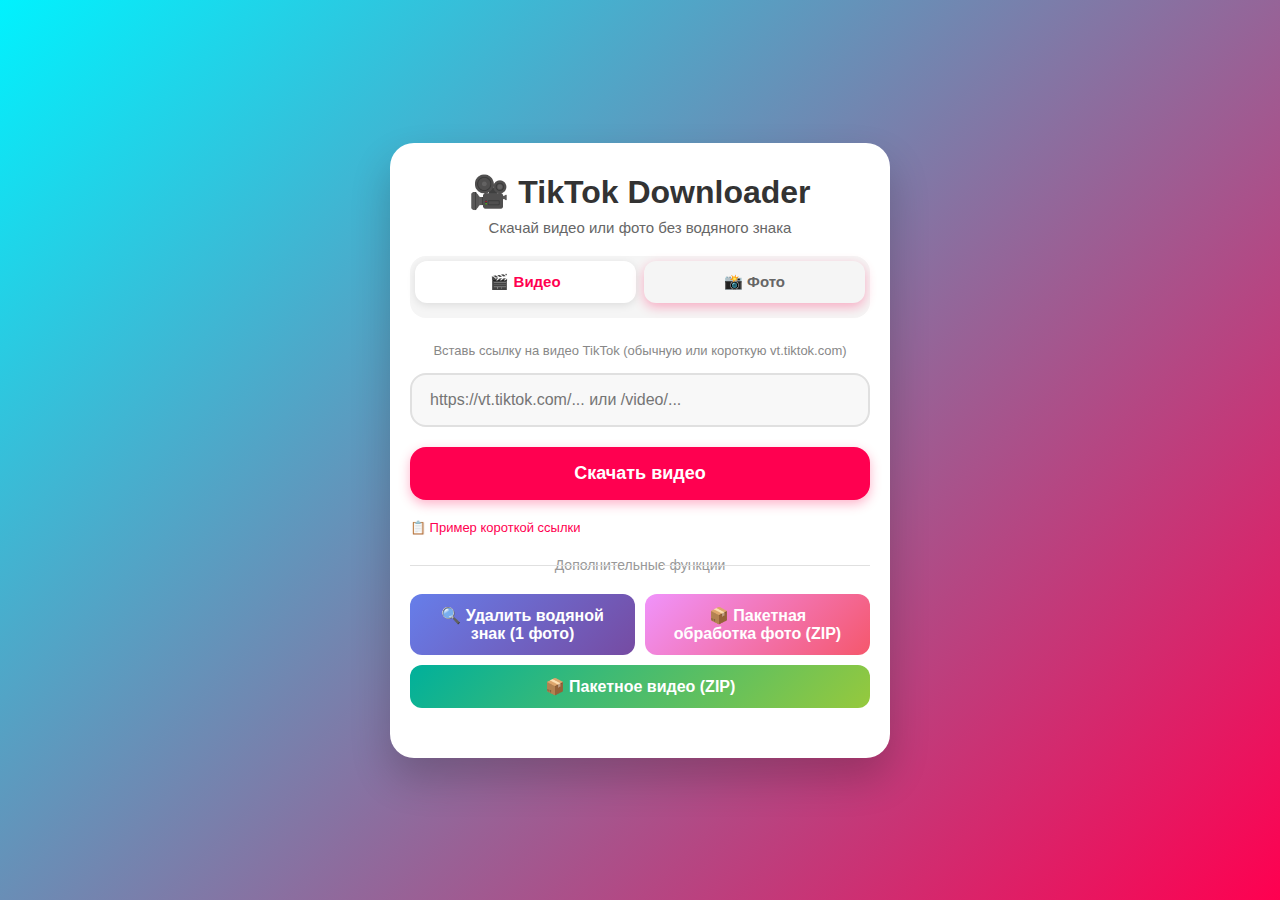
<file: templates/index.html>
<!DOCTYPE html>
<html lang="ru">
<head>
    <meta charset="UTF-8">
    <meta name="viewport" content="width=device-width, initial-scale=1.0, maximum-scale=1.0, user-scalable=yes">
    <title>TikTok Downloader</title>
    <style>
        * {
            margin: 0;
            padding: 0;
            box-sizing: border-box;
            -webkit-tap-highlight-color: transparent;
        }
        
        body {
            font-family: -apple-system, BlinkMacSystemFont, 'Segoe UI', Roboto, Oxygen, Ubuntu, sans-serif;
            background: linear-gradient(135deg, #00f2fe 0%, #ff0050 100%);
            min-height: 100vh;
            display: flex;
            justify-content: center;
            align-items: center;
            padding: 15px;
        }
        
        .container {
            background: white;
            border-radius: 24px;
            padding: 30px 20px;
            width: 100%;
            max-width: 500px;
            box-shadow: 0 20px 40px rgba(0,0,0,0.2);
        }
        
        h1 {
            color: #333;
            margin-bottom: 8px;
            font-size: clamp(24px, 6vw, 32px);
            font-weight: 700;
            text-align: center;
        }
        
        .subtitle {
            color: #666;
            margin-bottom: 20px;
            font-size: clamp(13px, 3.5vw, 15px);
            text-align: center;
        }
        
        .tabs {
            display: flex;
            gap: 8px;
            margin-bottom: 25px;
            background: #f5f5f5;
            padding: 5px;
            border-radius: 16px;
        }
        
        .tab-btn {
            flex: 1;
            padding: 12px 8px;
            border: none;
            border-radius: 12px;
            background: transparent;
            font-size: 15px;
            font-weight: 600;
            cursor: pointer;
            transition: all 0.2s;
            color: #666;
        }
        
        .tab-btn.active {
            background: white;
            color: #ff0050;
            box-shadow: 0 2px 8px rgba(0,0,0,0.1);
        }
        
        .tab-content {
            display: none;
        }
        
        .tab-content.active {
            display: block;
        }
        
        .tab-description {
            font-size: 13px;
            color: #888;
            margin-bottom: 15px;
            text-align: center;
        }
        
        .input-group {
            margin-bottom: 20px;
        }
        
        input {
            width: 100%;
            padding: 16px 18px;
            border: 2px solid #e0e0e0;
            border-radius: 16px;
            font-size: 16px;
            transition: all 0.3s;
            background: #f8f8f8;
        }
        
        input:focus {
            outline: none;
            border-color: #ff0050;
            background: white;
        }
        
        button {
            width: 100%;
            padding: 16px 20px;
            background: #ff0050;
            color: white;
            border: none;
            border-radius: 16px;
            font-size: 18px;
            font-weight: 600;
            cursor: pointer;
            transition: all 0.2s;
            box-shadow: 0 4px 12px rgba(255,0,80,0.3);
            margin-bottom: 10px;
        }
        
        button:active {
            transform: scale(0.98);
            background: #e00045;
        }
        
        button:disabled {
            opacity: 0.6;
            transform: none;
            pointer-events: none;
        }
        
        .watermark-buttons {
            margin: 20px 0;
            display: flex;
            gap: 10px;
            flex-wrap: wrap;
            justify-content: center;
        }
        
        .watermark-btn {
            display: inline-block;
            padding: 12px 24px;
            color: white;
            text-decoration: none;
            border-radius: 12px;
            font-weight: 600;
            transition: transform 0.2s;
            flex: 1;
            min-width: 200px;
            text-align: center;
        }
        
        .watermark-btn.single {
            background: linear-gradient(135deg, #667eea 0%, #764ba2 100%);
        }
        
        .watermark-btn.batch {
            background: linear-gradient(135deg, #f093fb 0%, #f5576c 100%);
        }
        
        .watermark-btn:hover {
            transform: translateY(-2px);
        }
        
        .loading {
            display: none;
            text-align: center;
            margin-top: 20px;
            padding: 15px;
            background: #f5f5f5;
            border-radius: 16px;
        }
        
        .loading.active {
            display: block;
        }
        
        .spinner {
            border: 3px solid #f3f3f3;
            border-top: 3px solid #ff0050;
            border-radius: 50%;
            width: 40px;
            height: 40px;
            animation: spin 0.8s linear infinite;
            margin: 10px auto;
        }
        
        @keyframes spin {
            0% { transform: rotate(0deg); }
            100% { transform: rotate(360deg); }
        }
        
        .error {
            color: #d32f2f;
            margin-top: 15px;
            padding: 12px 16px;
            background: #ffebee;
            border-radius: 12px;
            font-size: 14px;
            display: none;
        }
        
        .error.active {
            display: block;
        }
        
        .info-message {
            background: #e8f5e8;
            color: #4caf50;
            margin-top: 15px;
            padding: 12px 16px;
            border-radius: 12px;
            font-size: 14px;
            display: none;
        }
        
        .info-message.active {
            display: block;
        }
        
        .example-link {
            color: #ff0050;
            text-decoration: none;
            font-size: 13px;
            margin-top: 10px;
            display: inline-block;
        }
        
        .separator {
            margin: 20px 0;
            text-align: center;
            position: relative;
        }
        
        .separator::before,
        .separator::after {
            content: '';
            position: absolute;
            top: 50%;
            width: 45%;
            height: 1px;
            background: #e0e0e0;
        }
        
        .separator::before {
            left: 0;
        }
        
        .separator::after {
            right: 0;
        }
        
        .separator span {
            background: white;
            padding: 0 10px;
            color: #999;
            font-size: 14px;
        }
    </style>
</head>
<body>
    <div class="container">
        <h1>🎥 TikTok Downloader</h1>
        <p class="subtitle">Скачай видео или фото без водяного знака</p>
        
        <div class="tabs">
            <button class="tab-btn active" onclick="switchTab('video')">🎬 Видео</button>
            <button class="tab-btn" onclick="switchTab('photo')">📸 Фото</button>
        </div>
        
        <!-- Вкладка Видео -->
        <div id="videoTab" class="tab-content active">
            <div class="tab-description">
                Вставь ссылку на видео TikTok (обычную или короткую vt.tiktok.com)
            </div>
            <div class="input-group">
                <input type="url" 
                       id="videoUrlInput" 
                       placeholder="https://vt.tiktok.com/... или /video/..." 
                       autocomplete="off">
            </div>
            <button id="videoDownloadBtn" onclick="downloadVideo()">Скачать видео</button>
            <a href="#" class="example-link" onclick="setExampleVideo(event)">📋 Пример короткой ссылки</a>
        </div>
        
        <!-- Вкладка Фото -->
        <div id="photoTab" class="tab-content">
            <div class="tab-description">
                Вставь ссылку на фото TikTok (обычную или короткую vt.tiktok.com)
            </div>
            <div class="input-group">
                <input type="url" 
                       id="photoUrlInput" 
                       placeholder="https://vt.tiktok.com/... или /photo/..." 
                       autocomplete="off">
            </div>
            <button id="photoDownloadBtn" onclick="analyzePhotos()">Получить фото</button>
            <a href="#" class="example-link" onclick="setExamplePhoto(event)">📋 Пример короткой ссылки</a>
        </div>
        
        <div class="separator">
            <span>Дополнительные функции</span>
        </div>
        
        <!-- Кнопки для удаления водяных знаков -->
       <div class="watermark-buttons">
    <a href="/remove-watermark" class="watermark-btn single">
        🔍 Удалить водяной знак (1 фото)
    </a>
    <a href="/batch-watermark" class="watermark-btn batch">
        📦 Пакетная обработка фото (ZIP)
    </a>
    <a href="/batch-video" class="watermark-btn" style="background: linear-gradient(135deg, #00b09b, #96c93d);">
        📦 Пакетное видео (ZIP)
    </a>
</div>
        
        <div class="loading" id="loading">
            <div class="spinner"></div>
            <p id="loadingText">Обрабатываем запрос...</p>
        </div>
        
        <div class="error" id="error"></div>
        <div class="info-message" id="infoMessage"></div>
    </div>

    <script>
        let currentTab = 'video';
        
        function switchTab(tab) {
            currentTab = tab;
            
            document.querySelectorAll('.tab-btn').forEach(btn => btn.classList.remove('active'));
            event.target.classList.add('active');
            
            document.getElementById('videoTab').classList.toggle('active', tab === 'video');
            document.getElementById('photoTab').classList.toggle('active', tab === 'photo');
            
            hideError();
        }
        
        function setExampleVideo(e) {
            e.preventDefault();
            document.getElementById('videoUrlInput').value = 'https://vt.tiktok.com/ZSm5vrd7E/';
        }
        
        function setExamplePhoto(e) {
            e.preventDefault();
            document.getElementById('photoUrlInput').value = 'https://vt.tiktok.com/ZSm5vrd7E/';
        }
        
        async function downloadVideo() {
            const url = document.getElementById('videoUrlInput').value.trim();
            
            if (!url) {
                showError('Вставь ссылку на видео TikTok');
                return;
            }
            
            if (!url.includes('tiktok.com')) {
                showError('Это не похоже на ссылку TikTok');
                return;
            }
            
            await processVideoRequest(url);
        }
        
        async function analyzePhotos() {
            const url = document.getElementById('photoUrlInput').value.trim();
            
            if (!url) {
                showError('Вставь ссылку на фото TikTok');
                return;
            }
            
            if (!url.includes('tiktok.com')) {
                showError('Это не похоже на ссылку TikTok');
                return;
            }
            
            const loading = document.getElementById('loading');
            const loadingText = document.getElementById('loadingText');
            const downloadBtn = document.getElementById('photoDownloadBtn');
            
            loading.classList.add('active');
            downloadBtn.disabled = true;
            hideError();
            
            loadingText.textContent = 'Анализируем фото...';
            
            try {
                const formData = new FormData();
                formData.append('url', url);
                
                const response = await fetch('/analyze/photos', {
                    method: 'POST',
                    body: formData
                });
                
                const data = await response.json();
                
                if (data.error) {
                    showError(data.error);
                    return;
                }
                
                sessionStorage.setItem('tiktokPhotos', JSON.stringify(data));
                window.location.href = '/photos';
                
            } catch (err) {
                showError('Ошибка при анализе ссылки');
                console.error(err);
            } finally {
                loading.classList.remove('active');
                downloadBtn.disabled = false;
            }
        }
        
        async function processVideoRequest(url) {
            const loading = document.getElementById('loading');
            const loadingText = document.getElementById('loadingText');
            const downloadBtn = document.getElementById('videoDownloadBtn');
            
            loading.classList.add('active');
            downloadBtn.disabled = true;
            hideError();
            
            loadingText.textContent = 'Скачиваем видео...';
            
            try {
                const formData = new FormData();
                formData.append('url', url);
                
                const response = await fetch('/download/video', {
                    method: 'POST',
                    body: formData
                });
                
                if (response.ok) {
                    const blob = await response.blob();
                    const downloadUrl = window.URL.createObjectURL(blob);
                    const a = document.createElement('a');
                    a.href = downloadUrl;
                    a.download = 'tiktok_video.mp4';
                    a.click();
                    window.URL.revokeObjectURL(downloadUrl);
                    
                    showInfo('✅ Видео успешно скачано!');
                } else {
                    const data = await response.json();
                    showError(data.error || 'Ошибка скачивания');
                }
                
            } catch (err) {
                showError('Ошибка при скачивании');
                console.error(err);
            } finally {
                loading.classList.remove('active');
                downloadBtn.disabled = false;
            }
        }
        
        function showError(message) {
            const error = document.getElementById('error');
            error.textContent = '❌ ' + message;
            error.classList.add('active');
            
            setTimeout(() => {
                error.classList.remove('active');
            }, 5000);
        }
        
        function showInfo(message) {
            const info = document.getElementById('infoMessage');
            info.textContent = message;
            info.classList.add('active');
            
            setTimeout(() => {
                info.classList.remove('active');
            }, 3000);
        }
        
        function hideError() {
            document.getElementById('error').classList.remove('active');
            document.getElementById('infoMessage').classList.remove('active');
        }
        
        // Enter для отправки
        document.getElementById('videoUrlInput').addEventListener('keypress', (e) => {
            if (e.key === 'Enter') {
                e.preventDefault();
                downloadVideo();
            }
        });
        
        document.getElementById('photoUrlInput').addEventListener('keypress', (e) => {
            if (e.key === 'Enter') {
                e.preventDefault();
                analyzePhotos();
            }
        });
    </script>
</body>
</html>
</file>
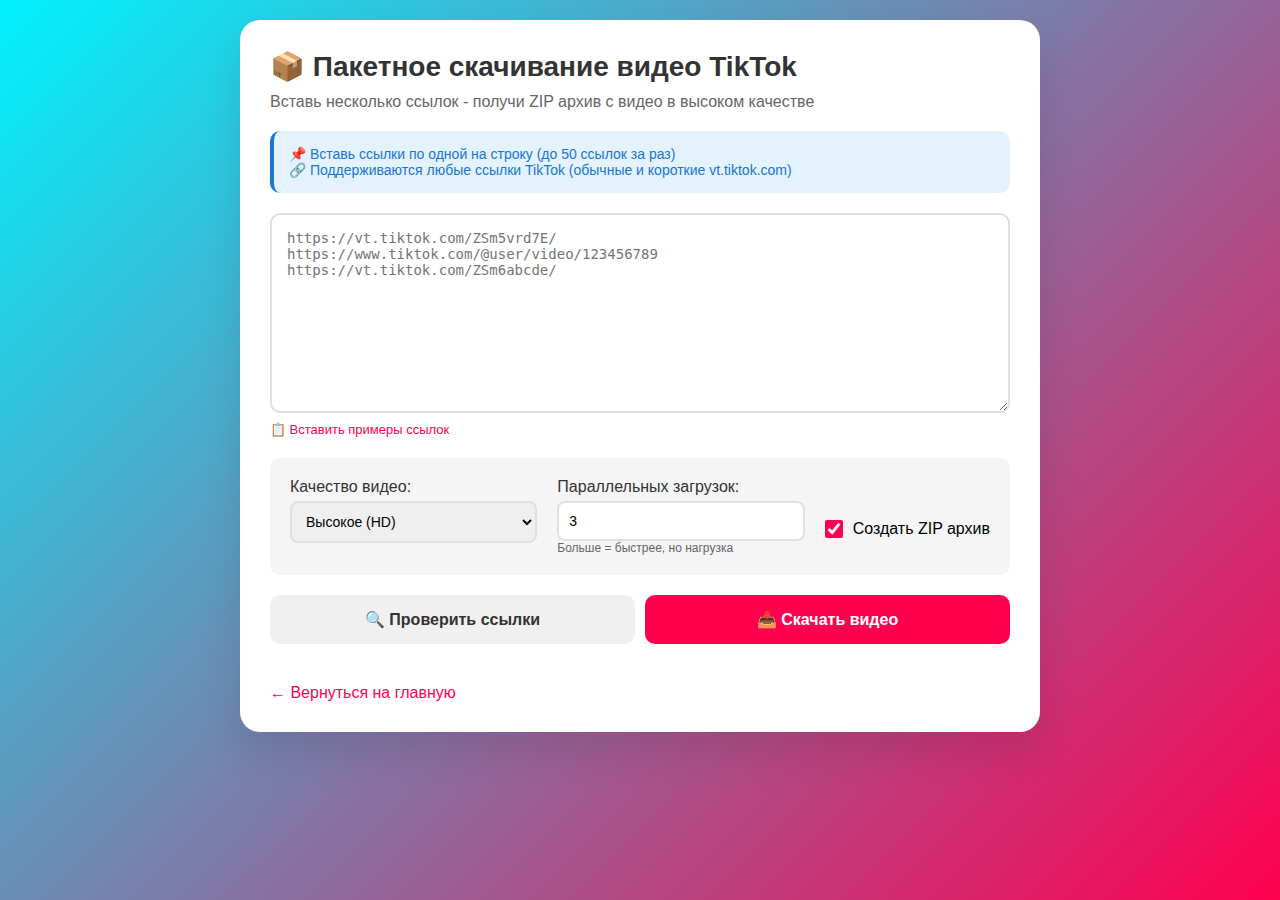
<file: templates/batch_video.html>
<!DOCTYPE html>
<html lang="ru">
<head>
    <meta charset="UTF-8">
    <meta name="viewport" content="width=device-width, initial-scale=1.0">
    <title>Пакетное скачивание видео TikTok</title>
    <style>
        * {
            margin: 0;
            padding: 0;
            box-sizing: border-box;
        }
        
        body {
            font-family: -apple-system, BlinkMacSystemFont, 'Segoe UI', Roboto, Oxygen, Ubuntu, sans-serif;
            background: linear-gradient(135deg, #00f2fe 0%, #ff0050 100%);
            min-height: 100vh;
            padding: 20px;
        }
        
        .container {
            max-width: 800px;
            margin: 0 auto;
            background: white;
            border-radius: 20px;
            padding: 30px;
            box-shadow: 0 20px 40px rgba(0,0,0,0.1);
        }
        
        h1 {
            color: #333;
            margin-bottom: 10px;
            font-size: 28px;
        }
        
        .subtitle {
            color: #666;
            margin-bottom: 20px;
        }
        
        .info-box {
            background: #e3f2fd;
            color: #1976d2;
            padding: 15px;
            border-radius: 10px;
            margin-bottom: 20px;
            font-size: 14px;
            border-left: 4px solid #1976d2;
        }
        
        .urls-input {
            margin-bottom: 20px;
        }
        
        textarea {
            width: 100%;
            padding: 15px;
            border: 2px solid #e0e0e0;
            border-radius: 10px;
            font-size: 14px;
            font-family: monospace;
            resize: vertical;
            min-height: 200px;
        }
        
        textarea:focus {
            outline: none;
            border-color: #ff0050;
        }
        
        .options {
            display: flex;
            gap: 20px;
            margin: 20px 0;
            padding: 20px;
            background: #f5f5f5;
            border-radius: 10px;
            flex-wrap: wrap;
        }
        
        .option-group {
            flex: 1;
            min-width: 150px;
        }
        
        .option-group label {
            display: block;
            margin-bottom: 5px;
            color: #333;
            font-weight: 500;
        }
        
        select, input[type="number"] {
            width: 100%;
            padding: 10px;
            border: 2px solid #e0e0e0;
            border-radius: 8px;
            font-size: 14px;
        }
        
        .checkbox-group {
            display: flex;
            align-items: center;
            gap: 10px;
            margin-top: 25px;
        }
        
        .checkbox-group input[type="checkbox"] {
            width: 18px;
            height: 18px;
            accent-color: #ff0050;
        }
        
        .actions {
            display: flex;
            gap: 10px;
            margin: 20px 0;
            flex-wrap: wrap;
        }
        
        button {
            padding: 15px 30px;
            border: none;
            border-radius: 10px;
            font-size: 16px;
            font-weight: 600;
            cursor: pointer;
            transition: all 0.2s;
            flex: 1;
        }
        
        .download-btn {
            background: #ff0050;
            color: white;
        }
        
        .download-btn:hover:not(:disabled) {
            background: #e00045;
            transform: translateY(-2px);
        }
        
        .preview-btn {
            background: #f0f0f0;
            color: #333;
        }
        
        .preview-btn:hover:not(:disabled) {
            background: #e0e0e0;
            transform: translateY(-2px);
        }
        
        button:disabled {
            opacity: 0.5;
            cursor: not-allowed;
        }
        
        .loading {
            display: none;
            text-align: center;
            margin: 20px 0;
        }
        
        .loading.active {
            display: block;
        }
        
        .spinner {
            border: 4px solid #f3f3f3;
            border-top: 4px solid #ff0050;
            border-radius: 50%;
            width: 40px;
            height: 40px;
            animation: spin 1s linear infinite;
            margin: 0 auto 10px;
        }
        
        @keyframes spin {
            0% { transform: rotate(0deg); }
            100% { transform: rotate(360deg); }
        }
        
        .progress-bar {
            width: 100%;
            height: 20px;
            background: #f0f0f0;
            border-radius: 10px;
            overflow: hidden;
            margin: 10px 0;
            display: none;
        }
        
        .progress-bar.active {
            display: block;
        }
        
        .progress-fill {
            height: 100%;
            background: linear-gradient(90deg, #00f2fe, #ff0050);
            width: 0%;
            transition: width 0.3s;
        }
        
        .preview-results {
            display: none;
            margin: 20px 0;
            padding: 15px;
            background: #f5f5f5;
            border-radius: 10px;
        }
        
        .preview-results.active {
            display: block;
        }
        
        .stats {
            display: grid;
            grid-template-columns: repeat(3, 1fr);
            gap: 10px;
            margin: 15px 0;
        }
        
        .stat-item {
            text-align: center;
            padding: 10px;
            background: white;
            border-radius: 8px;
        }
        
        .stat-value {
            font-size: 24px;
            font-weight: 700;
            color: #ff0050;
        }
        
        .stat-label {
            font-size: 12px;
            color: #666;
        }
        
        .url-list {
            max-height: 150px;
            overflow-y: auto;
            margin: 10px 0;
            padding: 10px;
            background: white;
            border-radius: 5px;
            font-size: 12px;
            font-family: monospace;
        }
        
        .url-item.valid {
            color: #4caf50;
        }
        
        .url-item.invalid {
            color: #f44336;
        }
        
        .error {
            color: #d32f2f;
            margin: 10px 0;
            padding: 10px;
            background: #ffebee;
            border-radius: 5px;
            display: none;
        }
        
        .error.active {
            display: block;
        }
        
        .success {
            color: #4caf50;
            margin: 10px 0;
            padding: 10px;
            background: #e8f5e8;
            border-radius: 5px;
            display: none;
        }
        
        .success.active {
            display: block;
        }
        
        .back-link {
            display: inline-block;
            margin-top: 20px;
            color: #ff0050;
            text-decoration: none;
            font-weight: 500;
        }
        
        .back-link:hover {
            text-decoration: underline;
        }
        
        .example-link {
            color: #ff0050;
            text-decoration: none;
            font-size: 13px;
            margin-top: 5px;
            display: inline-block;
        }
    </style>
</head>
<body>
    <div class="container">
        <h1>📦 Пакетное скачивание видео TikTok</h1>
        <p class="subtitle">Вставь несколько ссылок - получи ZIP архив с видео в высоком качестве</p>
        
        <div class="info-box">
            📌 Вставь ссылки по одной на строку (до 50 ссылок за раз)<br>
            🔗 Поддерживаются любые ссылки TikTok (обычные и короткие vt.tiktok.com)
        </div>
        
        <div class="urls-input">
            <textarea id="urlsInput" placeholder="https://vt.tiktok.com/ZSm5vrd7E/
https://www.tiktok.com/@user/video/123456789
https://vt.tiktok.com/ZSm6abcde/"></textarea>
            <a href="#" class="example-link" onclick="setExampleUrls(event)">📋 Вставить примеры ссылок</a>
        </div>
        
        <div class="options">
            <div class="option-group">
                <label for="quality">Качество видео:</label>
                <select id="quality">
                    <option value="high">Высокое (HD)</option>
                    <option value="low">Низкое (быстрее)</option>
                </select>
            </div>
            
            <div class="option-group">
                <label for="workers">Параллельных загрузок:</label>
                <input type="number" id="workers" min="1" max="5" value="3">
                <div style="font-size: 12px; color: #666;">Больше = быстрее, но нагрузка</div>
            </div>
            
            <div class="checkbox-group">
                <input type="checkbox" id="createZip" checked>
                <label for="createZip">Создать ZIP архив</label>
            </div>
        </div>
        
        <div class="actions">
            <button class="preview-btn" onclick="previewUrls()">🔍 Проверить ссылки</button>
            <button class="download-btn" onclick="downloadVideos()" id="downloadBtn">📥 Скачать видео</button>
        </div>
        
        <div class="preview-results" id="previewResults">
            <h3>Результаты проверки:</h3>
            <div class="stats">
                <div class="stat-item">
                    <div class="stat-value" id="previewTotal">0</div>
                    <div class="stat-label">всего</div>
                </div>
                <div class="stat-item">
                    <div class="stat-value" id="previewValid">0</div>
                    <div class="stat-label">валидные</div>
                </div>
                <div class="stat-item">
                    <div class="stat-value" id="previewInvalid">0</div>
                    <div class="stat-label">невалидные</div>
                </div>
            </div>
            
            <div id="validUrlsList" class="url-list"></div>
        </div>
        
        <div class="progress-bar" id="progressBar">
            <div class="progress-fill" id="progressFill"></div>
        </div>
        
        <div class="loading" id="loading">
            <div class="spinner"></div>
            <p id="loadingText">Подготовка...</p>
        </div>
        
        <div class="error" id="error"></div>
        <div class="success" id="success"></div>
        
        <a href="/" class="back-link">← Вернуться на главную</a>
    </div>

    <script>
        const urlsInput = document.getElementById('urlsInput');
        const downloadBtn = document.getElementById('downloadBtn');
        const loading = document.getElementById('loading');
        const loadingText = document.getElementById('loadingText');
        const progressBar = document.getElementById('progressBar');
        const progressFill = document.getElementById('progressFill');
        const error = document.getElementById('error');
        const success = document.getElementById('success');
        const previewResults = document.getElementById('previewResults');
        
        function setExampleUrls(e) {
            e.preventDefault();
            urlsInput.value = 'https://vt.tiktok.com/ZSm5vrd7E/\nhttps://vt.tiktok.com/ZSm6abcde/\nhttps://www.tiktok.com/@therock/video/7123456789012345678\nhttps://invalid-link.com';
        }
        
        async function previewUrls() {
            const urls = urlsInput.value.trim();
            
            if (!urls) {
                showError('Вставьте ссылки');
                return;
            }
            
            loading.classList.add('active');
            loadingText.textContent = 'Проверяем ссылки...';
            
            try {
                const formData = new FormData();
                formData.append('urls', urls);
                
                const response = await fetch('/api/batch-video-preview', {
                    method: 'POST',
                    body: formData
                });
                
                const data = await response.json();
                
                if (data.error) {
                    showError(data.error);
                    return;
                }
                
                document.getElementById('previewTotal').textContent = data.total;
                document.getElementById('previewValid').textContent = data.valid;
                document.getElementById('previewInvalid').textContent = data.invalid;
                
                const validList = document.getElementById('validUrlsList');
                validList.innerHTML = '';
                
                if (data.valid_urls && data.valid_urls.length) {
                    validList.innerHTML += '<strong>Валидные (первые 10):</strong><br>';
                    data.valid_urls.forEach(url => {
                        validList.innerHTML += `<div class="url-item valid">✓ ${url}</div>`;
                    });
                }
                
                if (data.invalid_urls && data.invalid_urls.length) {
                    validList.innerHTML += '<br><strong>Невалидные:</strong><br>';
                    data.invalid_urls.forEach(url => {
                        validList.innerHTML += `<div class="url-item invalid">✗ ${url}</div>`;
                    });
                }
                
                previewResults.classList.add('active');
                
            } catch (err) {
                showError('Ошибка при проверке');
                console.error(err);
            } finally {
                loading.classList.remove('active');
            }
        }
        
        async function downloadVideos() {
            const urls = urlsInput.value.trim();
            
            if (!urls) {
                showError('Вставьте ссылки на видео');
                return;
            }
            
            const urlList = urls.split('\n').filter(u => u.trim());
            
            if (urlList.length > 50) {
                showError('Максимум 50 ссылок за раз');
                return;
            }
            
            loading.classList.add('active');
            downloadBtn.disabled = true;
            progressBar.classList.add('active');
            progressFill.style.width = '0%';
            hideError();
            hideSuccess();
            
            loadingText.textContent = 'Подготовка к скачиванию...';
            progressFill.style.width = '10%';
            
            const formData = new FormData();
            formData.append('urls', urls);
            formData.append('quality', document.getElementById('quality').value);
            formData.append('workers', document.getElementById('workers').value);
            formData.append('create_zip', document.getElementById('createZip').checked);
            
            try {
                progressFill.style.width = '30%';
                loadingText.textContent = 'Скачиваем видео...';
                
                const response = await fetch('/api/batch-video-download', {
                    method: 'POST',
                    body: formData
                });
                
                progressFill.style.width = '80%';
                loadingText.textContent = 'Создаем архив...';
                
                if (response.ok) {
                    const contentType = response.headers.get('content-type');
                    
                    if (contentType && contentType.includes('application/zip')) {
                        // Скачиваем ZIP
                        const blob = await response.blob();
                        const url = window.URL.createObjectURL(blob);
                        const a = document.createElement('a');
                        a.href = url;
                        a.download = 'tiktok_videos.zip';
                        a.click();
                        window.URL.revokeObjectURL(url);
                        
                        progressFill.style.width = '100%';
                        showSuccess('✅ Готово! Архив скачан.');
                    } else {
                        // Получаем статистику
                        const data = await response.json();
                        if (data.success) {
                            showSuccess(`✅ Скачано ${data.stats.success} из ${data.stats.total} видео`);
                        } else {
                            showSuccess('✅ Обработка завершена');
                        }
                    }
                } else {
                    const data = await response.json();
                    showError(data.error || 'Ошибка при скачивании');
                }
                
            } catch (err) {
                showError('Ошибка соединения с сервером');
                console.error(err);
            } finally {
                loading.classList.remove('active');
                downloadBtn.disabled = false;
                progressBar.classList.remove('active');
            }
        }
        
        function showError(message) {
            error.textContent = '❌ ' + message;
            error.classList.add('active');
            
            setTimeout(() => {
                error.classList.remove('active');
            }, 5000);
        }
        
        function hideError() {
            error.classList.remove('active');
        }
        
        function showSuccess(message) {
            success.textContent = message;
            success.classList.add('active');
            
            setTimeout(() => {
                success.classList.remove('active');
            }, 5000);
        }
        
        function hideSuccess() {
            success.classList.remove('active');
        }
    </script>
</body>
</html>
</file>
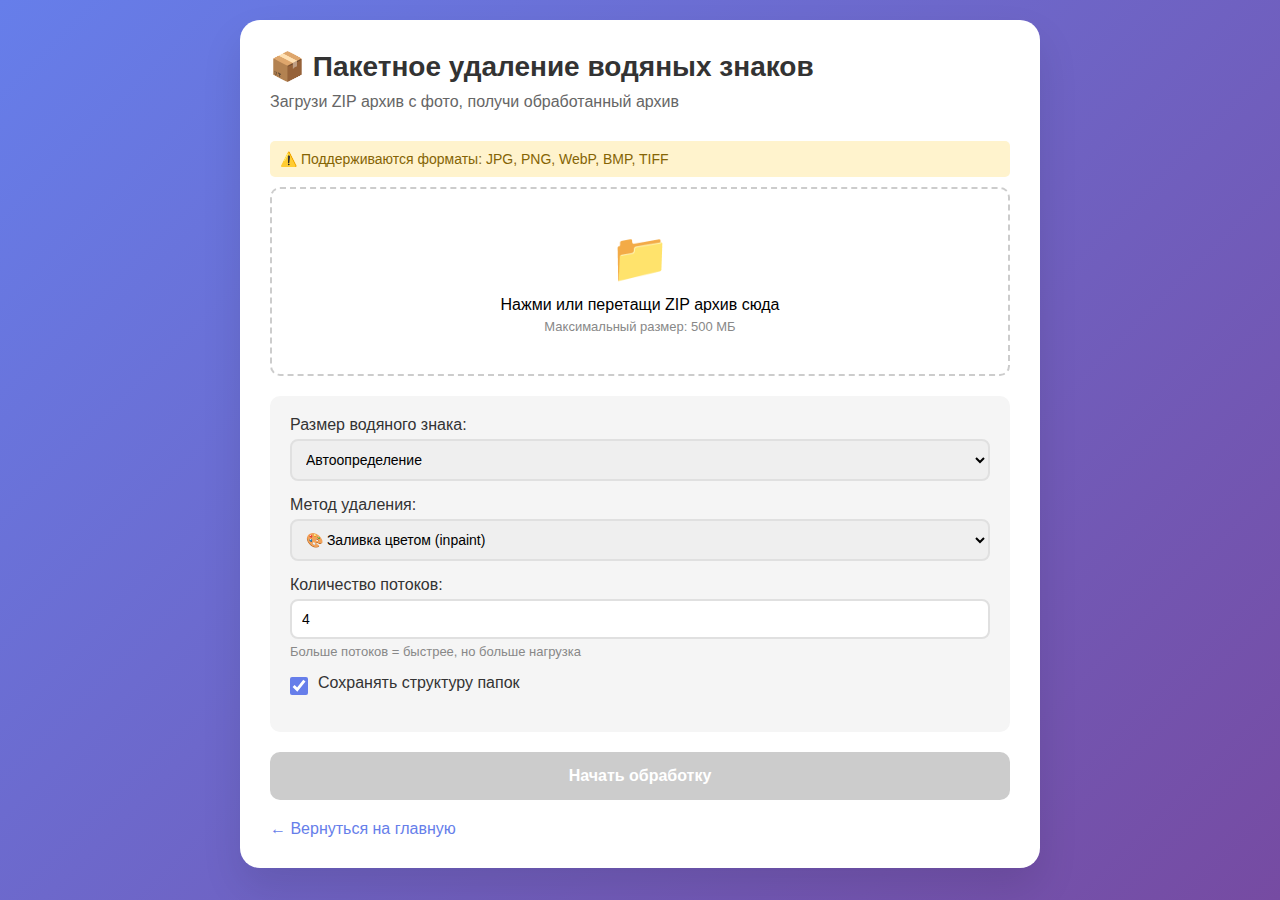
<file: templates/batch_watermark.html>
<!DOCTYPE html>
<html lang="ru">
<head>
    <meta charset="UTF-8">
    <meta name="viewport" content="width=device-width, initial-scale=1.0">
    <title>Пакетное удаление водяных знаков</title>
    <style>
        * {
            margin: 0;
            padding: 0;
            box-sizing: border-box;
        }
        
        body {
            font-family: -apple-system, BlinkMacSystemFont, 'Segoe UI', Roboto, Oxygen, Ubuntu, sans-serif;
            background: linear-gradient(135deg, #667eea 0%, #764ba2 100%);
            min-height: 100vh;
            padding: 20px;
        }
        
        .container {
            max-width: 800px;
            margin: 0 auto;
            background: white;
            border-radius: 20px;
            padding: 30px;
            box-shadow: 0 20px 40px rgba(0,0,0,0.1);
        }
        
        h1 {
            color: #333;
            margin-bottom: 10px;
            font-size: 28px;
        }
        
        .subtitle {
            color: #666;
            margin-bottom: 30px;
        }
        
        .warning {
            background: #fff3cd;
            color: #856404;
            padding: 10px;
            border-radius: 5px;
            margin: 10px 0;
            font-size: 14px;
        }
        
        .upload-area {
            border: 2px dashed #ccc;
            border-radius: 10px;
            padding: 40px;
            text-align: center;
            cursor: pointer;
            transition: all 0.3s;
            margin-bottom: 20px;
        }
        
        .upload-area:hover {
            border-color: #667eea;
            background: #f8f9ff;
        }
        
        .upload-area.dragover {
            border-color: #667eea;
            background: #f0f3ff;
        }
        
        .upload-icon {
            font-size: 48px;
            color: #667eea;
            margin-bottom: 10px;
        }
        
        .file-input {
            display: none;
        }
        
        .file-info {
            display: none;
            margin: 20px 0;
            padding: 15px;
            background: #f5f5f5;
            border-radius: 10px;
        }
        
        .file-info.active {
            display: block;
        }
        
        .file-name {
            font-weight: 600;
            color: #333;
            margin-bottom: 5px;
        }
        
        .file-size {
            color: #666;
            font-size: 14px;
        }
        
        .options {
            margin: 20px 0;
            padding: 20px;
            background: #f5f5f5;
            border-radius: 10px;
        }
        
        .option-group {
            margin-bottom: 15px;
        }
        
        .option-group label {
            display: block;
            margin-bottom: 5px;
            color: #333;
            font-weight: 500;
        }
        
        select, input[type="number"] {
            width: 100%;
            padding: 10px;
            border: 2px solid #e0e0e0;
            border-radius: 8px;
            font-size: 14px;
        }
        
        .checkbox-group {
            display: flex;
            align-items: center;
            gap: 10px;
        }
        
        .checkbox-group input[type="checkbox"] {
            width: 18px;
            height: 18px;
            accent-color: #667eea;
        }
        
        button {
            background: #667eea;
            color: white;
            border: none;
            padding: 15px 30px;
            border-radius: 10px;
            font-size: 16px;
            font-weight: 600;
            cursor: pointer;
            transition: all 0.3s;
            width: 100%;
        }
        
        button:hover:not(:disabled) {
            background: #5a67d8;
            transform: translateY(-2px);
        }
        
        button:disabled {
            background: #ccc;
            cursor: not-allowed;
        }
        
        .loading {
            display: none;
            text-align: center;
            margin: 20px 0;
        }
        
        .loading.active {
            display: block;
        }
        
        .spinner {
            border: 4px solid #f3f3f3;
            border-top: 4px solid #667eea;
            border-radius: 50%;
            width: 40px;
            height: 40px;
            animation: spin 1s linear infinite;
            margin: 0 auto 10px;
        }
        
        @keyframes spin {
            0% { transform: rotate(0deg); }
            100% { transform: rotate(360deg); }
        }
        
        .progress-bar {
            width: 100%;
            height: 20px;
            background: #f0f0f0;
            border-radius: 10px;
            overflow: hidden;
            margin: 10px 0;
            display: none;
        }
        
        .progress-bar.active {
            display: block;
        }
        
        .progress-fill {
            height: 100%;
            background: linear-gradient(90deg, #667eea, #764ba2);
            width: 0%;
            transition: width 0.3s;
        }
        
        .error {
            color: #e53e3e;
            margin: 10px 0;
            padding: 10px;
            background: #fff5f5;
            border-radius: 5px;
            display: none;
        }
        
        .error.active {
            display: block;
        }
        
        .success {
            color: #38a169;
            margin: 10px 0;
            padding: 10px;
            background: #f0fff4;
            border-radius: 5px;
            display: none;
        }
        
        .success.active {
            display: block;
        }
        
        .stats {
            display: none;
            margin: 20px 0;
            padding: 20px;
            background: #f0f0f0;
            border-radius: 10px;
        }
        
        .stats.active {
            display: block;
        }
        
        .stats-grid {
            display: grid;
            grid-template-columns: repeat(3, 1fr);
            gap: 10px;
            margin: 15px 0;
        }
        
        .stat-item {
            text-align: center;
            padding: 10px;
            background: white;
            border-radius: 8px;
        }
        
        .stat-value {
            font-size: 24px;
            font-weight: 700;
            color: #667eea;
        }
        
        .stat-label {
            font-size: 12px;
            color: #666;
        }
        
        .back-link {
            display: inline-block;
            margin-top: 20px;
            color: #667eea;
            text-decoration: none;
            font-weight: 500;
        }
        
        .back-link:hover {
            text-decoration: underline;
        }
        
        .info-text {
            font-size: 13px;
            color: #888;
            margin-top: 5px;
        }
    </style>
</head>
<body>
    <div class="container">
        <h1>📦 Пакетное удаление водяных знаков</h1>
        <p class="subtitle">Загрузи ZIP архив с фото, получи обработанный архив</p>
        
        <div class="warning">
            ⚠️ Поддерживаются форматы: JPG, PNG, WebP, BMP, TIFF
        </div>
        
        <div class="upload-area" id="uploadArea">
            <div class="upload-icon">📁</div>
            <p>Нажми или перетащи ZIP архив сюда</p>
            <p class="info-text">Максимальный размер: 500 МБ</p>
            <input type="file" id="fileInput" class="file-input" accept=".zip">
        </div>
        
        <div class="file-info" id="fileInfo">
            <div class="file-name" id="fileName"></div>
            <div class="file-size" id="fileSize"></div>
        </div>
        
        <div class="options">
            <div class="option-group">
                <label for="watermarkSize">Размер водяного знака:</label>
                <select id="watermarkSize">
                    <option value="auto">Автоопределение</option>
                    <option value="small">Маленький (48px)</option>
                    <option value="large">Большой (96px)</option>
                </select>
            </div>
            
            <div class="option-group">
                <label for="method">Метод удаления:</label>
                <select id="method">
                    <option value="inpaint">🎨 Заливка цветом (inpaint)</option>
                    <option value="advanced">🔍 Интерполяция (advanced)</option>
                </select>
            </div>
            
            <div class="option-group">
                <label for="workers">Количество потоков:</label>
                <input type="number" id="workers" min="1" max="8" value="4">
                <div class="info-text">Больше потоков = быстрее, но больше нагрузка</div>
            </div>
            
            <div class="option-group">
                <div class="checkbox-group">
                    <input type="checkbox" id="keepStructure" checked>
                    <label for="keepStructure">Сохранять структуру папок</label>
                </div>
            </div>
        </div>
        
        <button id="processBtn" disabled>Начать обработку</button>
        
        <div class="progress-bar" id="progressBar">
            <div class="progress-fill" id="progressFill"></div>
        </div>
        
        <div class="loading" id="loading">
            <div class="spinner"></div>
            <p id="loadingText">Обрабатываем изображения...</p>
        </div>
        
        <div class="stats" id="stats">
            <h3>Результат обработки:</h3>
            <div class="stats-grid">
                <div class="stat-item">
                    <div class="stat-value" id="statTotal">0</div>
                    <div class="stat-label">всего фото</div>
                </div>
                <div class="stat-item">
                    <div class="stat-value" id="statProcessed">0</div>
                    <div class="stat-label">обработано</div>
                </div>
                <div class="stat-item">
                    <div class="stat-value" id="statFailed">0</div>
                    <div class="stat-label">ошибок</div>
                </div>
            </div>
        </div>
        
        <div class="error" id="error"></div>
        <div class="success" id="success"></div>
        
        <a href="/" class="back-link">← Вернуться на главную</a>
    </div>

    <script>
        const uploadArea = document.getElementById('uploadArea');
        const fileInput = document.getElementById('fileInput');
        const fileName = document.getElementById('fileName');
        const fileSize = document.getElementById('fileSize');
        const fileInfo = document.getElementById('fileInfo');
        const processBtn = document.getElementById('processBtn');
        const loading = document.getElementById('loading');
        const loadingText = document.getElementById('loadingText');
        const progressBar = document.getElementById('progressBar');
        const progressFill = document.getElementById('progressFill');
        const error = document.getElementById('error');
        const success = document.getElementById('success');
        const stats = document.getElementById('stats');
        const statTotal = document.getElementById('statTotal');
        const statProcessed = document.getElementById('statProcessed');
        const statFailed = document.getElementById('statFailed');
        
        const watermarkSize = document.getElementById('watermarkSize');
        const methodSelect = document.getElementById('method');
        const workersInput = document.getElementById('workers');
        const keepStructureCheck = document.getElementById('keepStructure');
        
        let selectedFile = null;
        
        // Обработка клика по области загрузки
        uploadArea.addEventListener('click', () => {
            fileInput.click();
        });
        
        // Обработка перетаскивания
        uploadArea.addEventListener('dragover', (e) => {
            e.preventDefault();
            uploadArea.classList.add('dragover');
        });
        
        uploadArea.addEventListener('dragleave', () => {
            uploadArea.classList.remove('dragover');
        });
        
        uploadArea.addEventListener('drop', (e) => {
            e.preventDefault();
            uploadArea.classList.remove('dragover');
            
            if (e.dataTransfer.files.length) {
                handleFileSelect(e.dataTransfer.files[0]);
            }
        });
        
        // Обработка выбора файла
        fileInput.addEventListener('change', (e) => {
            if (e.target.files.length) {
                handleFileSelect(e.target.files[0]);
            }
        });
        
        function handleFileSelect(file) {
            if (!file.name.endsWith('.zip')) {
                showError('Пожалуйста, выберите ZIP архив');
                return;
            }
            
            if (file.size > 500 * 1024 * 1024) { // 500 MB
                showError('Файл слишком большой (макс. 500 МБ)');
                return;
            }
            
            selectedFile = file;
            fileName.textContent = file.name;
            fileSize.textContent = formatFileSize(file.size);
            fileInfo.classList.add('active');
            processBtn.disabled = false;
            hideError();
            hideSuccess();
            if (stats) stats.classList.remove('active');
        }
        
        function formatFileSize(bytes) {
            if (bytes < 1024) return bytes + ' Б';
            if (bytes < 1024 * 1024) return (bytes / 1024).toFixed(1) + ' КБ';
            if (bytes < 1024 * 1024 * 1024) return (bytes / (1024 * 1024)).toFixed(1) + ' МБ';
            return (bytes / (1024 * 1024 * 1024)).toFixed(1) + ' ГБ';
        }
        
        // Обработка кнопки
        processBtn.addEventListener('click', async () => {
            if (!selectedFile) return;
            
            const formData = new FormData();
            formData.append('file', selectedFile);
            formData.append('size', watermarkSize.value);
            formData.append('method', methodSelect.value);
            formData.append('workers', workersInput.value);
            formData.append('keep_structure', keepStructureCheck.checked);
            
            loading.classList.add('active');
            processBtn.disabled = true;
            if (progressBar) progressBar.classList.add('active');
            if (progressFill) progressFill.style.width = '0%';
            hideError();
            hideSuccess();
            if (stats) stats.classList.remove('active');
            
            loadingText.textContent = 'Загружаем архив...';
            if (progressFill) progressFill.style.width = '10%';
            
            try {
                const response = await fetch('/api/batch-process', {
                    method: 'POST',
                    body: formData
                });
                
                if (progressFill) progressFill.style.width = '50%';
                loadingText.textContent = 'Обрабатываем изображения...';
                
                if (response.ok) {
                    if (progressFill) progressFill.style.width = '90%';
                    loadingText.textContent = 'Создаем архив...';
                    
                    const blob = await response.blob();
                    const url = window.URL.createObjectURL(blob);
                    const a = document.createElement('a');
                    a.href = url;
                    a.download = 'processed_images.zip';
                    a.click();
                    window.URL.revokeObjectURL(url);
                    
                    if (progressFill) progressFill.style.width = '100%';
                    
                    showSuccess('✅ Обработка завершена! Архив скачан.');
                    
                    // Показываем примерную статистику
                    if (statTotal) statTotal.textContent = '?';
                    if (statProcessed) statProcessed.textContent = '✓';
                    if (statFailed) statFailed.textContent = '0';
                    if (stats) stats.classList.add('active');
                    
                } else {
                    const data = await response.json();
                    showError(data.error || 'Ошибка при обработке');
                }
                
            } catch (err) {
                showError('Ошибка соединения с сервером');
                console.error(err);
            } finally {
                loading.classList.remove('active');
                processBtn.disabled = false;
                if (progressBar) progressBar.classList.remove('active');
            }
        });
        
        function showError(message) {
            error.textContent = '❌ ' + message;
            error.classList.add('active');
            
            setTimeout(() => {
                error.classList.remove('active');
            }, 5000);
        }
        
        function hideError() {
            error.classList.remove('active');
        }
        
        function showSuccess(message) {
            success.textContent = message;
            success.classList.add('active');
            
            setTimeout(() => {
                success.classList.remove('active');
            }, 3000);
        }
        
        function hideSuccess() {
            success.classList.remove('active');
        }
    </script>
</body>
</html>
</file>
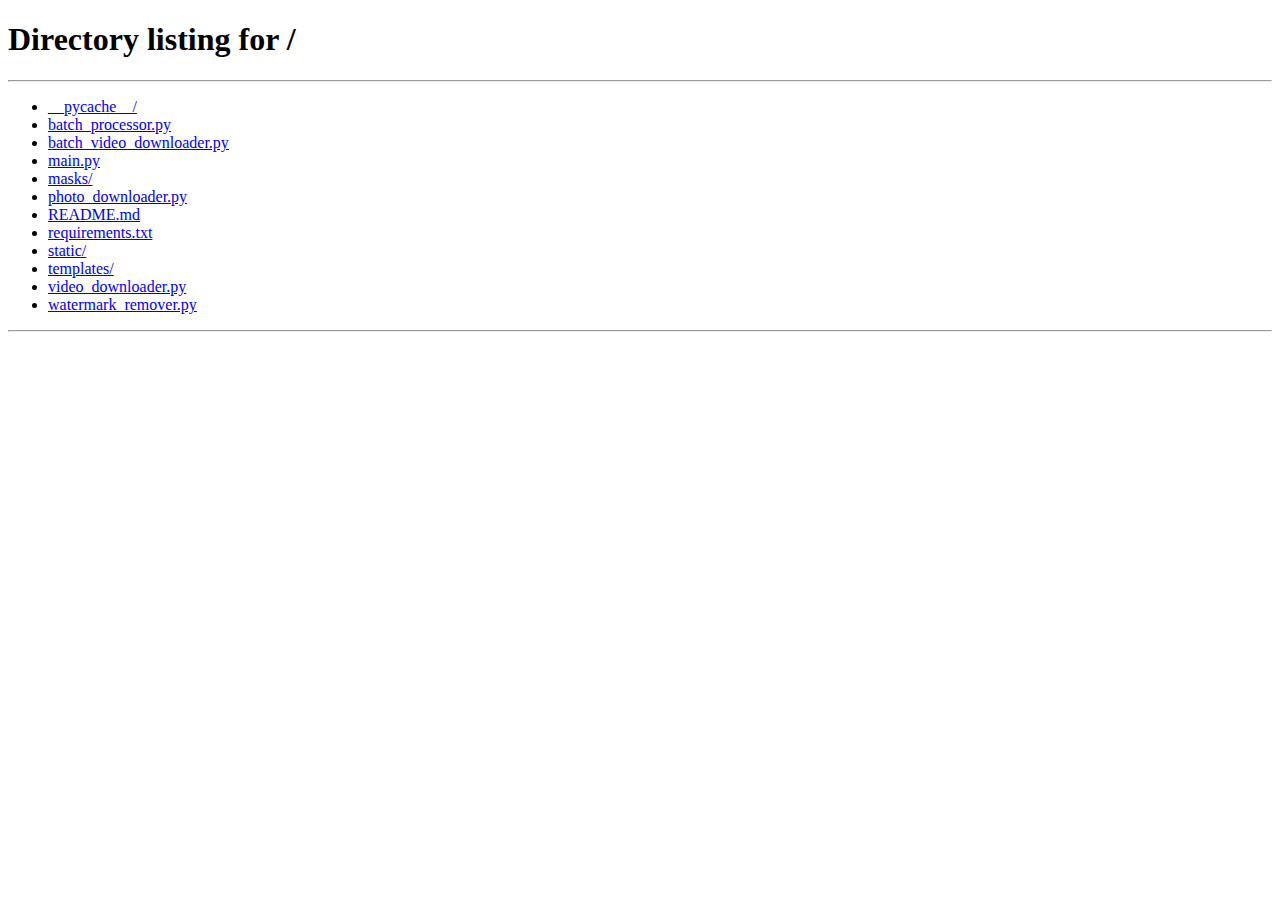
<file: templates/photos.html>
<!DOCTYPE html>
<html lang="ru">
<head>
    <meta charset="UTF-8">
    <meta name="viewport" content="width=device-width, initial-scale=1.0, maximum-scale=1.0, user-scalable=yes">
    <title>Выбор фото TikTok</title>
    <style>
        * {
            margin: 0;
            padding: 0;
            box-sizing: border-box;
        }
        
        body {
            font-family: -apple-system, BlinkMacSystemFont, 'Segoe UI', Roboto, Oxygen, Ubuntu, sans-serif;
            background: linear-gradient(135deg, #00f2fe 0%, #ff0050 100%);
            min-height: 100vh;
            padding: 15px;
        }
        
        .container {
            background: white;
            border-radius: 24px;
            padding: 20px;
            max-width: 1200px;
            margin: 0 auto;
        }
        
        h1 {
            color: #333;
            margin-bottom: 10px;
            font-size: clamp(22px, 5vw, 28px);
        }
        
        .subtitle {
            color: #666;
            margin-bottom: 20px;
            font-size: 14px;
        }
        
        .photo-info {
            background: #f5f5f5;
            padding: 15px;
            border-radius: 12px;
            margin-bottom: 20px;
            font-size: 14px;
        }
        
        .download-options {
            display: flex;
            gap: 15px;
            margin: 20px 0;
            padding: 15px;
            background: #f0f0f0;
            border-radius: 12px;
            flex-wrap: wrap;
        }
        
        .download-option {
            flex: 1;
            min-width: 150px;
        }
        
        .download-option label {
            display: flex;
            align-items: center;
            gap: 8px;
            cursor: pointer;
            font-size: 15px;
        }
        
        .download-option input[type="radio"] {
            width: 18px;
            height: 18px;
            accent-color: #ff0050;
        }
        
        .photo-grid {
            display: grid;
            grid-template-columns: repeat(auto-fill, minmax(150px, 1fr));
            gap: 15px;
            margin: 20px 0;
        }
        
        @media (max-width: 480px) {
            .photo-grid {
                grid-template-columns: repeat(2, 1fr);
            }
        }
        
        .photo-card {
            border: 2px solid #e0e0e0;
            border-radius: 12px;
            overflow: hidden;
            cursor: pointer;
            transition: all 0.2s;
            position: relative;
            aspect-ratio: 1;
        }
        
        .photo-card.selected {
            border-color: #ff0050;
            transform: scale(1.02);
            box-shadow: 0 4px 12px rgba(255,0,80,0.2);
        }
        
        .photo-card img {
            width: 100%;
            height: 100%;
            object-fit: cover;
            display: block;
        }
        
        .photo-checkbox {
            position: absolute;
            top: 8px;
            right: 8px;
            width: 28px;
            height: 28px;
            background: white;
            border: 2px solid #ff0050;
            border-radius: 50%;
            display: flex;
            align-items: center;
            justify-content: center;
            color: #ff0050;
            font-weight: bold;
            font-size: 18px;
        }
        
        .photo-card.selected .photo-checkbox {
            background: #ff0050;
            color: white;
        }
        
        .actions {
            display: flex;
            gap: 10px;
            margin-top: 20px;
            position: sticky;
            bottom: 15px;
            background: white;
            padding: 15px 0;
            flex-wrap: wrap;
        }
        
        button {
            padding: 15px 25px;
            border: none;
            border-radius: 12px;
            font-size: 16px;
            font-weight: 600;
            cursor: pointer;
            transition: all 0.2s;
        }
        
        .download-btn {
            background: #ff0050;
            color: white;
            flex: 2;
        }
        
        .download-btn:disabled {
            background: #ccc;
            cursor: not-allowed;
        }
        
        .back-btn {
            background: #f0f0f0;
            color: #333;
            flex: 1;
        }
        
        .select-all {
            margin: 15px 0;
            padding: 12px;
            background: #f5f5f5;
            border-radius: 8px;
            font-size: 15px;
        }
        
        .select-all label {
            display: flex;
            align-items: center;
            gap: 10px;
            cursor: pointer;
        }
        
        .select-all input[type="checkbox"] {
            width: 18px;
            height: 18px;
            accent-color: #ff0050;
        }
        
        .loading {
            display: none;
            text-align: center;
            margin-top: 20px;
            padding: 20px;
            background: white;
            border-radius: 12px;
            position: fixed;
            top: 50%;
            left: 50%;
            transform: translate(-50%, -50%);
            width: 200px;
            box-shadow: 0 10px 30px rgba(0,0,0,0.2);
            z-index: 1000;
        }
        
        .loading.active {
            display: block;
        }
        
        .spinner {
            border: 3px solid #f3f3f3;
            border-top: 3px solid #ff0050;
            border-radius: 50%;
            width: 40px;
            height: 40px;
            animation: spin 0.8s linear infinite;
            margin: 10px auto;
        }
        
        @keyframes spin {
            0% { transform: rotate(0deg); }
            100% { transform: rotate(360deg); }
        }
        
        .counter {
            margin-top: 10px;
            color: #666;
            font-size: 14px;
        }
        
        .files-list {
            margin-top: 20px;
            padding: 15px;
            background: #f5f5f5;
            border-radius: 12px;
            display: none;
        }
        
        .files-list.active {
            display: block;
        }
        
        .files-list h3 {
            margin-bottom: 10px;
            color: #333;
        }
        
        .file-item {
            display: flex;
            align-items: center;
            justify-content: space-between;
            padding: 10px;
            background: white;
            border-radius: 8px;
            margin-bottom: 8px;
        }
        
        .file-item a {
            color: #ff0050;
            text-decoration: none;
            font-weight: 500;
            padding: 5px 15px;
            background: #f0f0f0;
            border-radius: 6px;
        }
        
        .file-item a:hover {
            background: #e0e0e0;
        }
    </style>
</head>
<body>
    <div class="container">
        <h1>📸 Выберите фото</h1>
        <p class="subtitle">Нажмите на фото, чтобы выбрать</p>
        
        <div class="photo-info" id="photoInfo">Загрузка...</div>
        
        <!-- Опции скачивания -->
        <div class="download-options">
            <div class="download-option">
                <label>
                    <input type="radio" name="downloadType" value="single" checked> 
                    📷 Скачать по одному
                </label>
            </div>
            <div class="download-option">
                <label>
                    <input type="radio" name="downloadType" value="zip"> 
                    📦 Скачать архивом (ZIP)
                </label>
            </div>
        </div>
        
        <div class="select-all">
            <label>
                <input type="checkbox" id="selectAll"> Выбрать все фото
            </label>
        </div>
        
        <div class="photo-grid" id="photoGrid"></div>
        
        <div class="counter" id="counter">Выбрано: 0</div>
        
        <div class="actions">
            <button class="back-btn" onclick="window.location.href='/'">← Назад</button>
            <button class="download-btn" id="downloadBtn" disabled>Скачать выбранные (0)</button>
        </div>
        
        <!-- Список файлов для скачивания по одному -->
        <div class="files-list" id="filesList">
            <h3>📷 Фото готовы к скачиванию:</h3>
            <div id="filesContainer"></div>
            <button onclick="hideFilesList()" style="margin-top: 10px; background: #f0f0f0; color: #333;">Закрыть</button>
        </div>
    </div>

    <div class="loading" id="loading">
        <div class="spinner"></div>
        <p id="loadingText">Скачиваем фото...</p>
    </div>

    <script>
        const photosData = JSON.parse(sessionStorage.getItem('tiktokPhotos'));
        
        if (!photosData || !photosData.images || photosData.images.length === 0) {
            alert('Нет данных о фото. Вернитесь на главную.');
            window.location.href = '/';
        }
        
        document.getElementById('photoInfo').innerHTML = `
            <strong>Автор:</strong> ${photosData.author || 'Unknown'}<br>
            <strong>Всего фото:</strong> ${photosData.count || photosData.images.length}
        `;
        
        const photoGrid = document.getElementById('photoGrid');
        const downloadBtn = document.getElementById('downloadBtn');
        const counter = document.getElementById('counter');
        const selectedIndices = new Set();
        const filesList = document.getElementById('filesList');
        const filesContainer = document.getElementById('filesContainer');
        
        // Отображаем все фото
        photosData.images.forEach((imgUrl, index) => {
            const card = document.createElement('div');
            card.className = 'photo-card';
            card.innerHTML = `
                <img src="${imgUrl}" alt="Photo ${index + 1}" loading="lazy">
                <div class="photo-checkbox" id="check-${index}">✓</div>
            `;
            
            card.addEventListener('click', (e) => {
                e.preventDefault();
                toggleSelect(index);
            });
            
            photoGrid.appendChild(card);
        });
        
        function toggleSelect(index) {
            if (selectedIndices.has(index)) {
                selectedIndices.delete(index);
            } else {
                selectedIndices.add(index);
            }
            updateSelection();
        }
        
        function updateSelection() {
            document.querySelectorAll('.photo-card').forEach((card, idx) => {
                if (selectedIndices.has(idx)) {
                    card.classList.add('selected');
                } else {
                    card.classList.remove('selected');
                }
            });
            
            const count = selectedIndices.size;
            downloadBtn.textContent = `Скачать выбранные (${count})`;
            downloadBtn.disabled = count === 0;
            counter.textContent = `Выбрано: ${count} из ${photosData.images.length}`;
        }
        
        // Выбрать все
        document.getElementById('selectAll').addEventListener('change', (e) => {
            if (e.target.checked) {
                photosData.images.forEach((_, idx) => selectedIndices.add(idx));
            } else {
                selectedIndices.clear();
            }
            updateSelection();
        });
        
        // Скачивание
        downloadBtn.addEventListener('click', async () => {
            const loading = document.getElementById('loading');
            const loadingText = document.getElementById('loadingText');
            const downloadType = document.querySelector('input[name="downloadType"]:checked').value;
            
            loading.classList.add('active');
            downloadBtn.disabled = true;
            filesList.classList.remove('active');
            
            loadingText.textContent = downloadType === 'zip' ? 'Создаём архив...' : 'Подготавливаем фото...';
            
            try {
                const selectedUrls = Array.from(selectedIndices).map(idx => photosData.images[idx]);
                
                const formData = new FormData();
                selectedUrls.forEach(url => {
                    formData.append('image_urls', url);
                });
                formData.append('download_type', downloadType);
                
                const response = await fetch('/download/photos', {
                    method: 'POST',
                    body: formData
                });
                
                if (response.ok) {
                    if (downloadType === 'zip') {
                        // Скачиваем ZIP
                        const blob = await response.blob();
                        const downloadUrl = window.URL.createObjectURL(blob);
                        const a = document.createElement('a');
                        a.href = downloadUrl;
                        a.download = 'tiktok_photos.zip';
                        a.click();
                        window.URL.revokeObjectURL(downloadUrl);
                        alert('✅ Архив успешно скачан!');
                    } else {
                        // Получаем список файлов
                        const data = await response.json();
                        
                        if (data.type === 'multiple') {
                            // Показываем список файлов
                            filesContainer.innerHTML = '';
                            data.files.forEach(file => {
                                const fileDiv = document.createElement('div');
                                fileDiv.className = 'file-item';
                                fileDiv.innerHTML = `
                                    <span>${file.filename}</span>
                                    <a href="${file.url}" download>Скачать</a>
                                `;
                                filesContainer.appendChild(fileDiv);
                            });
                            filesList.classList.add('active');
                        } else {
                            // Одно фото - скачиваем напрямую
                            const blob = await response.blob();
                            const downloadUrl = window.URL.createObjectURL(blob);
                            const a = document.createElement('a');
                            a.href = downloadUrl;
                            a.download = 'tiktok_photo.jpg';
                            a.click();
                            window.URL.revokeObjectURL(downloadUrl);
                        }
                    }
                } else {
                    const data = await response.json();
                    alert('❌ Ошибка: ' + (data.error || 'Не удалось скачать фото'));
                }
                
            } catch (err) {
                alert('❌ Ошибка при скачивании');
                console.error(err);
            } finally {
                loading.classList.remove('active');
                downloadBtn.disabled = false;
            }
        });
        
        function hideFilesList() {
            filesList.classList.remove('active');
        }
    </script>
</body>
</html>
</file>
